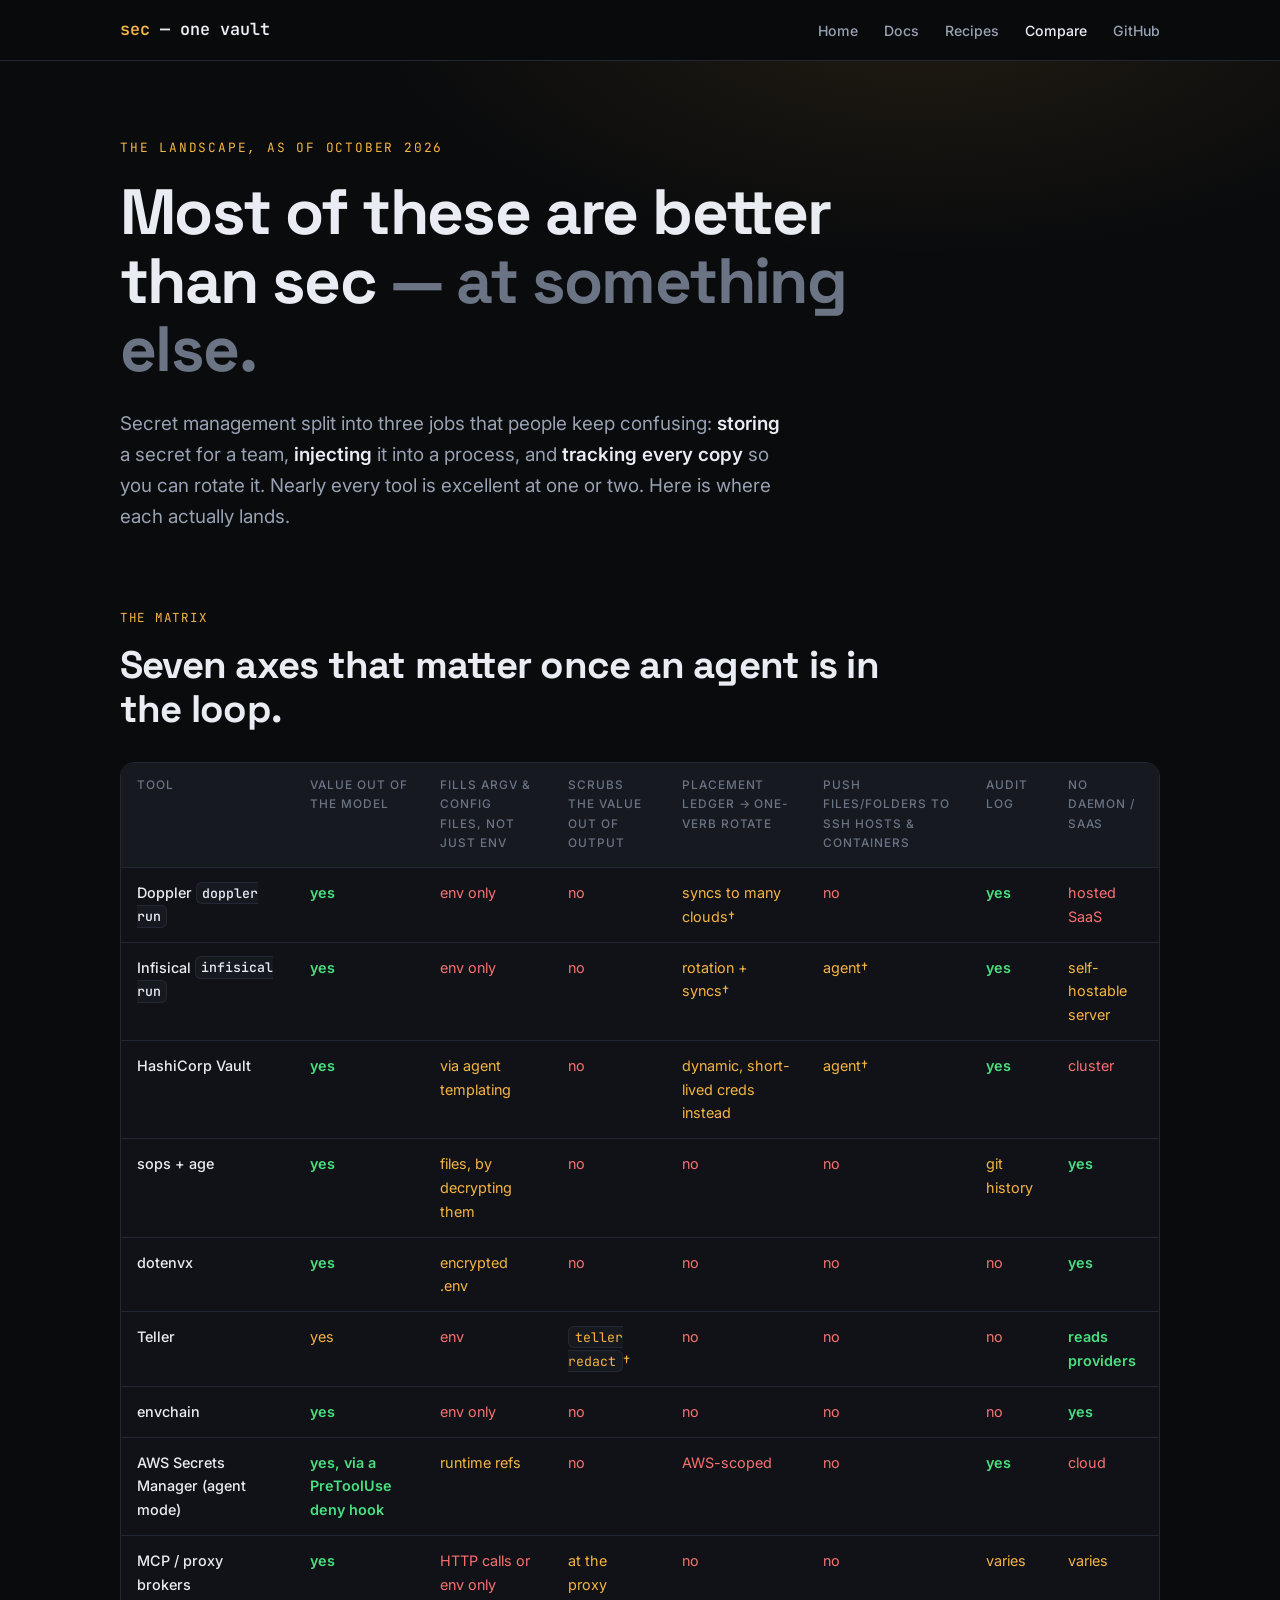
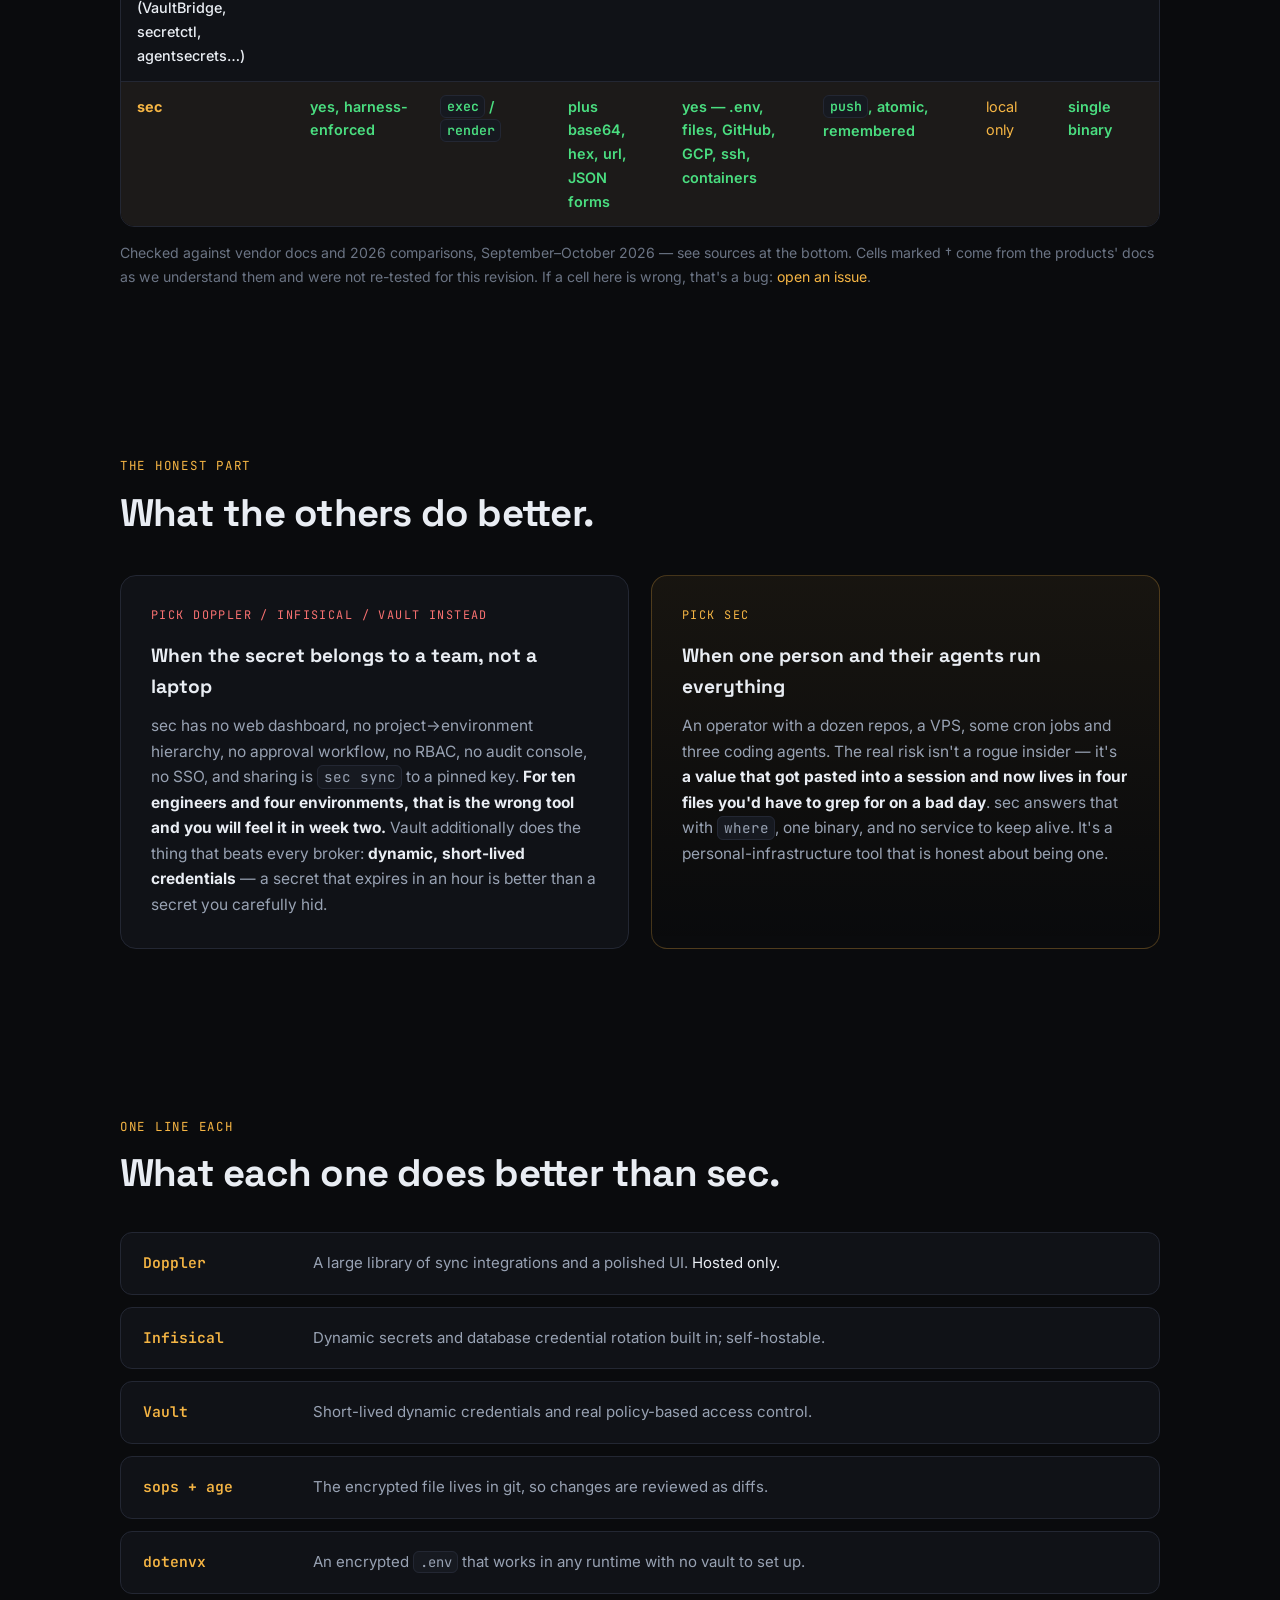
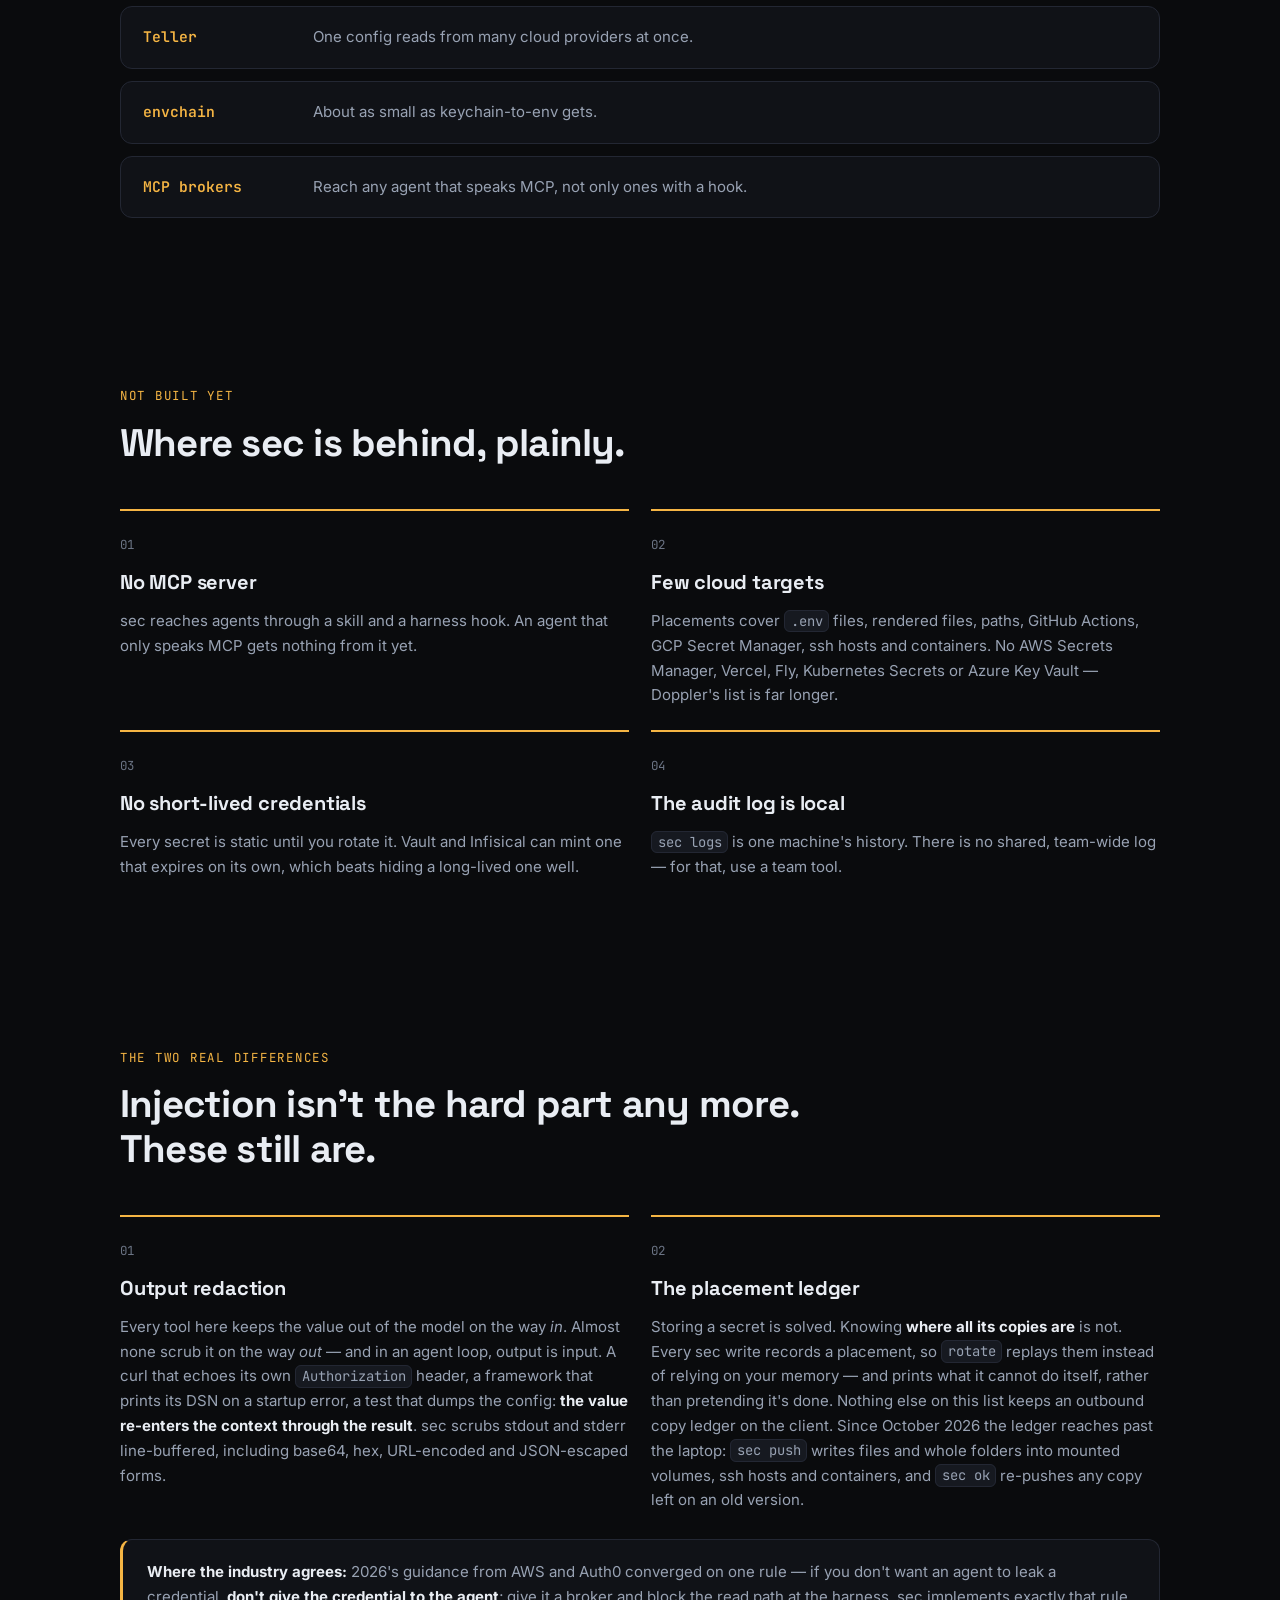
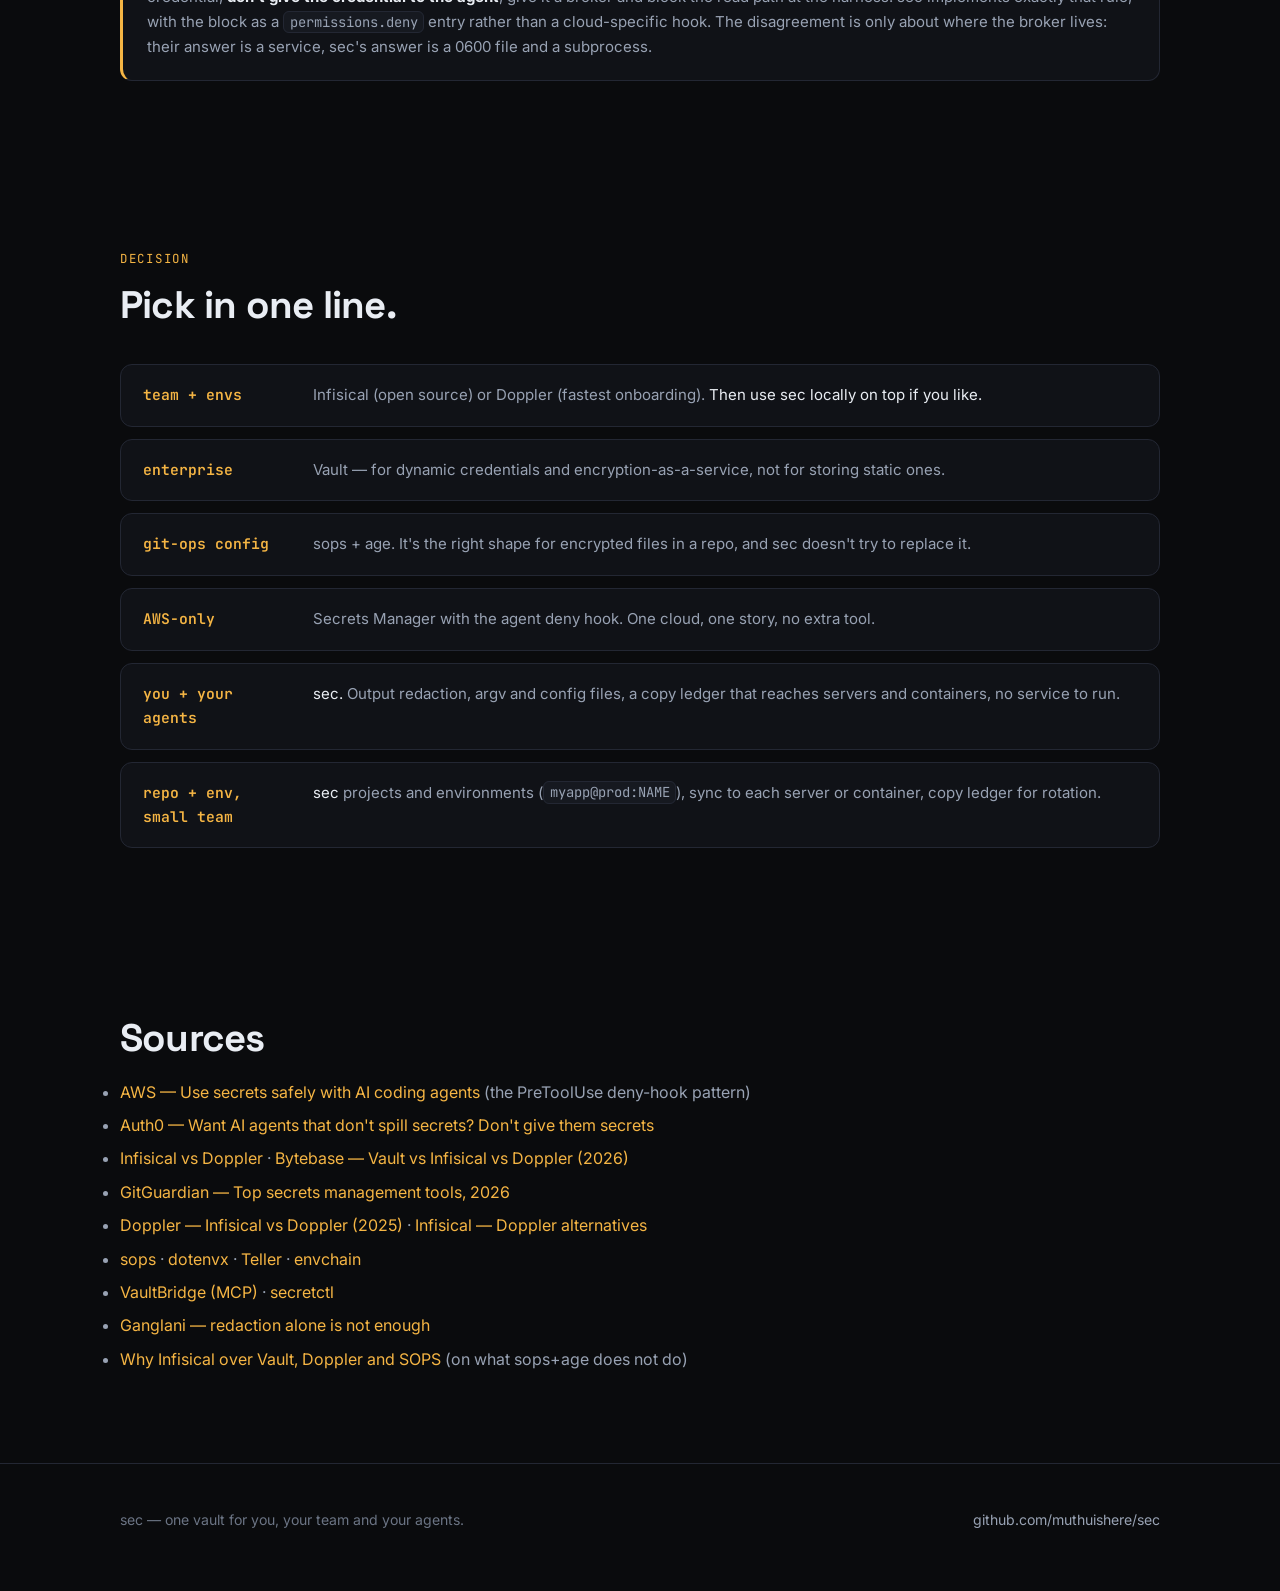
<file: site/compare.html>
<!DOCTYPE html>
<html lang="en">
<head>
<meta charset="utf-8">
<meta name="viewport" content="width=device-width, initial-scale=1">
<title>sec vs Doppler, Infisical, sops+age, HashiCorp Vault, dotenvx — an honest comparison</title>
<meta name="description" content="Where sec fits among 2026's secret managers: what Doppler, Infisical, Vault and others genuinely do better, what only a placement ledger gives you, and which tool to pick for which job.">
<link rel="preconnect" href="https://fonts.googleapis.com">
<link rel="preconnect" href="https://fonts.gstatic.com" crossorigin>
<link href="https://fonts.googleapis.com/css2?family=Space+Grotesk:wght@400;500;700&family=Inter:wght@400;500;600&family=JetBrains+Mono:wght@400;600&display=swap" rel="stylesheet">
<link rel="stylesheet" href="style.css">
</head>
<body>

<nav>
  <div class="wrap">
    <a class="logo" href="./"><em>sec</em> —&nbsp;one vault</a>
    <ul>
      <li><a href="./">Home</a></li>
      <li><a href="docs.html">Docs</a></li>
      <li><a href="recipes.html">Recipes</a></li>
      <li><a href="compare.html" aria-current="page">Compare</a></li>
      <li><a href="https://github.com/muthuishere/sec">GitHub</a></li>
    </ul>
  </div>
</nav>

<header class="hero">
  <div class="wrap">
    <div class="kicker">the landscape, as of October 2026</div>
    <h1>Most of these are better than sec<span class="ghost"> — at something else.</span></h1>
    <p class="lede">Secret management split into three jobs that people keep confusing: <b>storing</b> a
    secret for a team, <b>injecting</b> it into a process, and <b>tracking every copy</b> so you can
    rotate it. Nearly every tool is excellent at one or two. Here is where each actually lands.</p>
  </div>
</header>

<section style="padding-top:20px">
  <div class="wrap">
    <div class="sec-kicker">the matrix</div>
    <h2 class="sec">Seven axes that matter once an agent is in the loop.</h2>
    <div class="tablewrap">
      <table>
        <thead>
          <tr>
            <th>tool</th>
            <th>value out of the model</th>
            <th>fills argv &amp; config files, not just env</th>
            <th>scrubs the value out of output</th>
            <th>placement ledger → one-verb rotate</th>
            <th>push files/folders to ssh hosts &amp; containers</th>
            <th>audit log</th>
            <th>no daemon / SaaS</th>
          </tr>
        </thead>
        <tbody>
          <tr>
            <td>Doppler <code>doppler run</code></td>
            <td class="yes">yes</td><td class="no">env only</td><td class="no">no</td><td class="part">syncs to many clouds†</td><td class="no">no</td><td class="yes">yes</td><td class="no">hosted SaaS</td>
          </tr>
          <tr>
            <td>Infisical <code>infisical run</code></td>
            <td class="yes">yes</td><td class="no">env only</td><td class="no">no</td><td class="part">rotation + syncs†</td><td class="part">agent†</td><td class="yes">yes</td><td class="part">self-hostable server</td>
          </tr>
          <tr>
            <td>HashiCorp Vault</td>
            <td class="yes">yes</td><td class="part">via agent templating</td><td class="no">no</td><td class="part">dynamic, short-lived creds instead</td><td class="part">agent†</td><td class="yes">yes</td><td class="no">cluster</td>
          </tr>
          <tr>
            <td>sops + age</td>
            <td class="yes">yes</td><td class="part">files, by decrypting them</td><td class="no">no</td><td class="no">no</td><td class="no">no</td><td class="part">git history</td><td class="yes">yes</td>
          </tr>
          <tr>
            <td>dotenvx</td>
            <td class="yes">yes</td><td class="part">encrypted .env</td><td class="no">no</td><td class="no">no</td><td class="no">no</td><td class="no">no</td><td class="yes">yes</td>
          </tr>
          <tr>
            <td>Teller</td>
            <td class="part">yes</td><td class="no">env</td><td class="part"><code>teller redact</code>†</td><td class="no">no</td><td class="no">no</td><td class="no">no</td><td class="yes">reads providers</td>
          </tr>
          <tr>
            <td>envchain</td>
            <td class="yes">yes</td><td class="no">env only</td><td class="no">no</td><td class="no">no</td><td class="no">no</td><td class="no">no</td><td class="yes">yes</td>
          </tr>
          <tr>
            <td>AWS Secrets Manager (agent mode)</td>
            <td class="yes">yes, via a PreToolUse deny hook</td><td class="part">runtime refs</td><td class="no">no</td><td class="no">AWS-scoped</td><td class="no">no</td><td class="yes">yes</td><td class="no">cloud</td>
          </tr>
          <tr>
            <td>MCP / proxy brokers (VaultBridge, secretctl, agentsecrets…)</td>
            <td class="yes">yes</td><td class="no">HTTP calls or env only</td><td class="part">at the proxy</td><td class="no">no</td><td class="no">no</td><td class="part">varies</td><td class="part">varies</td>
          </tr>
          <tr class="us">
            <td>sec</td>
            <td class="yes">yes, harness-enforced</td><td class="yes"><code>exec</code> / <code>render</code></td><td class="yes">plus base64, hex, url, JSON forms</td><td class="yes">yes — .env, files, GitHub, GCP, ssh, containers</td><td class="yes"><code>push</code>, atomic, remembered</td><td class="part">local only</td><td class="yes">single binary</td>
          </tr>
        </tbody>
      </table>
    </div>
    <p class="cap">Checked against vendor docs and 2026 comparisons, September–October 2026 — see sources at
    the bottom. Cells marked † come from the products' docs as we understand them and were not re-tested
    for this revision. If a cell here is wrong, that's a bug: <a href="https://github.com/muthuishere/sec/issues">open an issue</a>.</p>
  </div>
</section>

<section>
  <div class="wrap">
    <div class="sec-kicker">the honest part</div>
    <h2 class="sec">What the others do better.</h2>
    <div class="duo">
      <div class="pane was">
        <span class="tag">pick Doppler / Infisical / Vault instead</span>
        <h3>When the secret belongs to a team, not a laptop</h3>
        <p>sec has no web dashboard, no project→environment hierarchy, no approval workflow, no RBAC,
        no audit console, no SSO, and sharing is <code>sec sync</code> to a pinned key. <b>For ten engineers and four
        environments, that is the wrong tool and you will feel it in week two.</b> Vault additionally
        does the thing that beats every broker: <b>dynamic, short-lived credentials</b> — a secret that
        expires in an hour is better than a secret you carefully hid.</p>
      </div>
      <div class="pane now">
        <span class="tag">pick sec</span>
        <h3>When one person and their agents run everything</h3>
        <p>An operator with a dozen repos, a VPS, some cron jobs and three coding agents. The real risk
        isn't a rogue insider — it's <b>a value that got pasted into a session and now lives in four
        files you'd have to grep for on a bad day</b>. sec answers that with <code>where</code>, one
        binary, and no service to keep alive. It's a personal-infrastructure tool that is honest about
        being one.</p>
      </div>
    </div>
  </div>
</section>

<section>
  <div class="wrap">
    <div class="sec-kicker">one line each</div>
    <h2 class="sec">What each one does better than sec.</h2>
    <div class="verbs">
      <div class="verb"><b>Doppler</b><span>A large library of sync integrations and a polished UI. <em>Hosted only.</em></span></div>
      <div class="verb"><b>Infisical</b><span>Dynamic secrets and database credential rotation built in; self-hostable.</span></div>
      <div class="verb"><b>Vault</b><span>Short-lived dynamic credentials and real policy-based access control.</span></div>
      <div class="verb"><b>sops + age</b><span>The encrypted file lives in git, so changes are reviewed as diffs.</span></div>
      <div class="verb"><b>dotenvx</b><span>An encrypted <code>.env</code> that works in any runtime with no vault to set up.</span></div>
      <div class="verb"><b>Teller</b><span>One config reads from many cloud providers at once.</span></div>
      <div class="verb"><b>envchain</b><span>About as small as keychain-to-env gets.</span></div>
      <div class="verb"><b>MCP brokers</b><span>Reach any agent that speaks MCP, not only ones with a hook.</span></div>
    </div>
  </div>
</section>

<section>
  <div class="wrap">
    <div class="sec-kicker">not built yet</div>
    <h2 class="sec">Where sec is behind, plainly.</h2>
    <div class="grid3" style="grid-template-columns:1fr 1fr">
      <div class="item">
        <div class="n">01</div>
        <h3>No MCP server</h3>
        <p>sec reaches agents through a skill and a harness hook. An agent
        that only speaks MCP gets nothing from it yet.</p>
      </div>
      <div class="item">
        <div class="n">02</div>
        <h3>Few cloud targets</h3>
        <p>Placements cover <code>.env</code> files, rendered files, paths, GitHub Actions, GCP Secret Manager,
        ssh hosts and containers. No AWS Secrets Manager, Vercel, Fly, Kubernetes Secrets or Azure Key Vault
        — Doppler's list is far longer.</p>
      </div>
      <div class="item">
        <div class="n">03</div>
        <h3>No short-lived credentials</h3>
        <p>Every secret is static until you rotate it. Vault and Infisical can mint one that expires on its
        own, which beats hiding a long-lived one well.</p>
      </div>
      <div class="item">
        <div class="n">04</div>
        <h3>The audit log is local</h3>
        <p><code>sec logs</code> is one machine's history. There is no shared, team-wide log — for that, use a
        team tool.</p>
      </div>
    </div>
  </div>
</section>

<section>
  <div class="wrap">
    <div class="sec-kicker">the two real differences</div>
    <h2 class="sec">Injection isn't the hard part any more. These still are.</h2>
    <div class="grid3" style="grid-template-columns:1fr 1fr">
      <div class="item">
        <div class="n">01</div>
        <h3>Output redaction</h3>
        <p>Every tool here keeps the value out of the model on the way <em>in</em>. Almost none scrub it
        on the way <em>out</em> — and in an agent loop, output is input. A curl that echoes its own
        <code>Authorization</code> header, a framework that prints its DSN on a startup error, a test
        that dumps the config: <b>the value re-enters the context through the result</b>. sec scrubs
        stdout and stderr line-buffered, including base64, hex, URL-encoded and JSON-escaped forms.</p>
      </div>
      <div class="item">
        <div class="n">02</div>
        <h3>The placement ledger</h3>
        <p>Storing a secret is solved. Knowing <b>where all its copies are</b> is not. Every sec write
        records a placement, so <code>rotate</code> replays them instead of relying on your memory —
        and prints what it cannot do itself, rather than pretending it's done. Nothing else on this
        list keeps an outbound copy ledger on the client. Since October 2026 the ledger reaches past the
        laptop: <code>sec push</code> writes files and whole folders into mounted volumes, ssh hosts and
        containers, and <code>sec ok</code> re-pushes any copy left on an old version.</p>
      </div>
    </div>
    <div class="note">
      <b>Where the industry agrees:</b> 2026's guidance from AWS and Auth0 converged on one
      rule — if you don't want an agent to leak a credential, <b>don't give the credential to the
      agent</b>; give it a broker and block the read path at the harness. sec implements exactly that
      rule, with the block as a <code>permissions.deny</code> entry rather than a cloud-specific hook.
      The disagreement is only about where the broker lives: their answer is a service, sec's answer is
      a 0600 file and a subprocess.
    </div>
  </div>
</section>

<section>
  <div class="wrap">
    <div class="sec-kicker">decision</div>
    <h2 class="sec">Pick in one line.</h2>
    <div class="verbs">
      <div class="verb"><b>team + envs</b><span>Infisical (open source) or Doppler (fastest onboarding). <em>Then use sec locally on top if you like.</em></span></div>
      <div class="verb"><b>enterprise</b><span>Vault — for dynamic credentials and encryption-as-a-service, not for storing static ones.</span></div>
      <div class="verb"><b>git-ops config</b><span>sops + age. It's the right shape for encrypted files in a repo, and sec doesn't try to replace it.</span></div>
      <div class="verb"><b>AWS-only</b><span>Secrets Manager with the agent deny hook. One cloud, one story, no extra tool.</span></div>
      <div class="verb"><b>you + your agents</b><span><em>sec.</em> Output redaction, argv and config files, a copy ledger that reaches servers and containers, no service to run.</span></div>
      <div class="verb"><b>repo + env, small team</b><span><em>sec</em> projects and environments (<code>myapp@prod:NAME</code>), sync to each server or container, copy ledger for rotation.</span></div>
    </div>
  </div>
</section>

<section>
  <div class="wrap">
    <h2 class="sec">Sources</h2>
    <ul class="doc" style="margin-top:18px;color:var(--muted)">
      <li><a href="https://docs.aws.amazon.com/secretsmanager/latest/userguide/retrieving-secrets-ai-agents.html">AWS — Use secrets safely with AI coding agents</a> (the PreToolUse deny-hook pattern)</li>
      <li><a href="https://auth0.com/blog/want-ai-agents-that-don-t-spill-secrets-don-t-give-them-secrets/">Auth0 — Want AI agents that don't spill secrets? Don't give them secrets</a></li>
      <li><a href="https://infisical.com/infisical-vs-doppler">Infisical vs Doppler</a> · <a href="https://www.bytebase.com/blog/best-secrets-manager-for-database-credentials/">Bytebase — Vault vs Infisical vs Doppler (2026)</a></li>
      <li><a href="https://blog.gitguardian.com/top-secrets-management-tools/">GitGuardian — Top secrets management tools, 2026</a></li>
      <li><a href="https://www.doppler.com/blog/infisical-doppler-secrets-management-comparison-2025">Doppler — Infisical vs Doppler (2025)</a> · <a href="https://infisical.com/blog/doppler-alternatives">Infisical — Doppler alternatives</a></li>
      <li><a href="https://github.com/getsops/sops">sops</a> · <a href="https://github.com/dotenvx/dotenvx">dotenvx</a> · <a href="https://github.com/tellerops/teller">Teller</a> · <a href="https://github.com/sorah/envchain">envchain</a></li>
      <li><a href="https://glama.ai/mcp/servers/ic9n4n1yar">VaultBridge (MCP)</a> · <a href="https://www.mdskills.ai/ko/skills/secretctl">secretctl</a></li>
      <li><a href="https://www.kunalganglani.com/blog/redact-secrets-ai-cli">Ganglani — redaction alone is not enough</a></li>
      <li><a href="https://eshlox.net/why-infisical-over-vault-doppler-sops">Why Infisical over Vault, Doppler and SOPS</a> (on what sops+age does not do)</li>
    </ul>
  </div>
</section>

<footer>
  <div class="wrap">
    <div>sec — one vault for you, your team and your agents.</div>
    <div><a href="https://github.com/muthuishere/sec">github.com/muthuishere/sec</a></div>
  </div>
</footer>

</body>
</html>
</file>
<file: site/style.css>
/* sec — shared stylesheet. Dark, monospace-forward, amber accent. */
:root{
  --bg:#0a0b0d; --bg2:#101217; --panel:#161920; --border:#232733; --border2:#323847;
  --text:#e9edf3; --muted:#98a2b3; --dim:#6b7484;
  --accent:#f5b544; --accent-dim:#4a3208; --contrast:#f87171; --good:#4ade80;
  --mono:"JetBrains Mono",ui-monospace,SFMono-Regular,Menlo,monospace;
  --sans:"Inter",-apple-system,BlinkMacSystemFont,sans-serif;
  --disp:"Space Grotesk","Inter",sans-serif;
}
*{box-sizing:border-box;margin:0;padding:0}
html{scroll-behavior:smooth}
body{background:var(--bg);color:var(--text);font-family:var(--sans);line-height:1.65;font-size:16px;-webkit-font-smoothing:antialiased}
.wrap{max-width:1120px;margin:0 auto;padding:0 40px}
a{color:var(--accent);text-decoration:none}
a:hover{text-decoration:underline}
code{font-family:var(--mono);font-size:.92em;background:var(--panel);border:1px solid var(--border);border-radius:6px;padding:.1em .4em}
pre{font-family:var(--mono);overflow-x:auto}
::selection{background:var(--accent-dim);color:#fff}

nav{position:sticky;top:0;z-index:50;background:rgba(10,11,13,.85);backdrop-filter:blur(12px);border-bottom:1px solid var(--border)}
nav .wrap{display:flex;align-items:center;justify-content:space-between;height:60px;gap:20px}
.logo{font-family:var(--mono);font-weight:600;font-size:1.05rem;color:var(--text)}
.logo em{color:var(--accent);font-style:normal}
nav ul{display:flex;gap:26px;list-style:none;flex-wrap:wrap}
nav ul a{color:var(--muted);font-size:.88rem;font-weight:500}
nav ul a:hover,nav ul a[aria-current]{color:var(--text);text-decoration:none}

.hero{padding:76px 0 56px;position:relative;overflow:hidden}
.hero::before{content:"";position:absolute;inset:0;background:radial-gradient(900px 420px at 72% -12%,rgba(245,181,68,.10),transparent 62%);pointer-events:none}
.kicker{font-family:var(--mono);font-size:.8rem;letter-spacing:.14em;text-transform:uppercase;color:var(--accent);margin-bottom:20px}
h1{font-family:var(--disp);font-weight:700;font-size:clamp(2.2rem,5.4vw,4rem);line-height:1.07;letter-spacing:-.025em;max-width:860px}
h1 .ghost{color:var(--dim)}
.lede{margin-top:24px;font-size:1.18rem;color:var(--muted);max-width:660px}
.lede b{color:var(--text);font-weight:600}
.cta{margin-top:34px;display:flex;gap:14px;flex-wrap:wrap;align-items:center}
.btn{display:inline-block;font-weight:600;font-size:.95rem;border-radius:10px;padding:13px 24px;transition:transform .15s ease}
.btn:hover{text-decoration:none;transform:translateY(-1px)}
.btn-primary{background:var(--accent);color:#2a1c00}
.btn-ghost{border:1px solid var(--border2);color:var(--text)}

section{padding:84px 0}
.sec-kicker{font-family:var(--mono);font-size:.78rem;letter-spacing:.14em;text-transform:uppercase;color:var(--accent);margin-bottom:14px}
h2.sec{font-family:var(--disp);font-size:clamp(1.6rem,3.4vw,2.4rem);font-weight:700;letter-spacing:-.02em;line-height:1.16;max-width:760px}
.sec-sub{margin-top:16px;color:var(--muted);font-size:1.04rem;max-width:660px}

/* terminal block */
.term{background:#07080a;border:1px solid var(--border);border-radius:12px;overflow:hidden;margin-top:26px}
.term .bar{display:flex;align-items:center;gap:8px;padding:10px 14px;border-bottom:1px solid var(--border);background:var(--panel)}
.term .bar i{width:10px;height:10px;border-radius:50%;background:#2c3240;display:block}
.term .bar span{font-family:var(--mono);font-size:.74rem;color:var(--dim);margin-left:8px}
.term pre{padding:18px 20px;font-size:.84rem;line-height:1.75;color:var(--muted)}
.term .p{color:var(--accent)}      /* prompt */
.term .c{color:var(--text)}        /* command */
.term .ok{color:var(--good)}
.term .warn{color:var(--accent)}
.term .bad{color:var(--contrast)}
.term .cm{color:var(--dim)}        /* comment */
.term .red{color:var(--contrast);font-weight:600}
.cap{margin-top:14px;font-size:.88rem;color:var(--dim)}

/* two panes */
.duo{display:grid;grid-template-columns:1fr 1fr;gap:22px;margin-top:40px}
.pane{border-radius:16px;padding:30px;border:1px solid var(--border)}
.pane.was{background:var(--bg2)}
.pane.now{background:linear-gradient(180deg,rgba(245,181,68,.06),transparent);border-color:rgba(245,181,68,.25)}
.pane .tag{font-family:var(--mono);font-size:.74rem;letter-spacing:.12em;text-transform:uppercase;margin-bottom:14px;display:block}
.pane.was .tag{color:var(--contrast)}
.pane.now .tag{color:var(--accent)}
.pane h3{font-family:var(--disp);font-size:1.2rem;margin-bottom:10px}
.pane p{color:var(--muted);font-size:.97rem}
.pane p b{color:var(--text)}
.pane pre{margin-top:16px;background:#07080a;border:1px solid var(--border);border-radius:10px;padding:14px 16px;font-size:.79rem;line-height:1.8;color:var(--dim)}

/* three-up */
.grid3{display:grid;grid-template-columns:repeat(3,1fr);gap:22px;margin-top:44px}
.item{border-top:2px solid var(--accent);padding-top:24px}
.item .n{font-family:var(--mono);color:var(--dim);font-size:.78rem;margin-bottom:10px}
.item h3{font-family:var(--disp);font-size:1.25rem;font-weight:700;margin-bottom:10px;letter-spacing:-.01em}
.item p{color:var(--muted);font-size:.94rem}
.item p b{color:var(--text)}

/* tables */
.tablewrap{overflow-x:auto;margin-top:30px;border:1px solid var(--border);border-radius:14px}
table{width:100%;border-collapse:collapse;font-size:.9rem;background:var(--bg2)}
th,td{padding:13px 16px;text-align:left;border-bottom:1px solid var(--border);vertical-align:top}
tr:last-child td{border-bottom:none}
th{color:var(--dim);font-weight:500;font-size:.74rem;text-transform:uppercase;letter-spacing:.08em;background:var(--panel)}
td{color:var(--muted)}
td:first-child{color:var(--text);font-weight:500}
tr.us td{background:rgba(245,181,68,.05)}
tr.us td:first-child{color:var(--accent);font-weight:700}
.yes{color:var(--good);font-weight:600}
.no{color:var(--contrast)}
.part{color:var(--accent)}

/* verb list */
.verbs{margin-top:36px;display:grid;gap:12px}
.verb{background:var(--bg2);border:1px solid var(--border);border-radius:12px;padding:18px 22px;display:grid;grid-template-columns:150px 1fr;gap:20px;align-items:baseline}
.verb b{font-family:var(--mono);color:var(--accent);font-size:.92rem;font-weight:600}
.verb span{color:var(--muted);font-size:.94rem}
.verb span em{font-style:normal;color:var(--text)}

.note{margin-top:26px;border:1px solid var(--border);border-left:3px solid var(--accent);border-radius:12px;padding:20px 24px;font-size:.94rem;color:var(--muted);background:var(--bg2)}
.note b{color:var(--text)}
.note.warnbox{border-left-color:var(--contrast)}

footer{border-top:1px solid var(--border);padding:44px 0 60px;color:var(--dim);font-size:.88rem}
footer .wrap{display:flex;justify-content:space-between;gap:20px;flex-wrap:wrap}
footer a{color:var(--muted)}

/* docs layout */
.doc h2{font-family:var(--disp);font-size:1.7rem;margin:52px 0 6px;letter-spacing:-.02em;scroll-margin-top:80px}
.doc h3{font-family:var(--mono);font-size:1.05rem;color:var(--accent);margin:34px 0 8px;scroll-margin-top:80px}
.doc p{color:var(--muted);margin-top:12px;max-width:760px}
.doc ul{margin:14px 0 0 20px;color:var(--muted)}
.doc li{margin:7px 0}
.doc pre.block{background:#07080a;border:1px solid var(--border);border-radius:10px;padding:16px 18px;font-size:.84rem;line-height:1.8;color:var(--muted);margin-top:16px}
.toc{background:var(--bg2);border:1px solid var(--border);border-radius:14px;padding:22px 26px;margin-top:30px}
.toc ul{list-style:none;margin:0;columns:2;column-gap:30px}
.toc li{margin:5px 0}
.toc a{font-family:var(--mono);font-size:.88rem}

@media (max-width:880px){
  .wrap{padding:0 22px}
  .duo,.grid3{grid-template-columns:1fr}
  .verb{grid-template-columns:1fr;gap:6px}
  .toc ul{columns:1}
  nav ul{gap:16px}
  section{padding:60px 0}
}

/* index */
.install{margin-top:30px;max-width:900px}
.itabs{display:flex;gap:6px}
.itab{font-family:var(--mono);font-size:.8rem;background:var(--panel);color:var(--muted);border:1px solid var(--border);border-bottom:none;border-radius:8px 8px 0 0;padding:8px 14px;cursor:pointer}
.itab.on{color:var(--accent);background:#07080a}
.install .ipanel{margin-top:0;border-top-left-radius:0;position:relative}
.install .ipanel pre{white-space:pre-wrap;word-break:break-all;padding-right:70px}
.install .copy{position:absolute;top:10px;right:10px;font-family:var(--mono);font-size:.75rem;background:var(--panel);color:var(--muted);border:1px solid var(--border2);border-radius:6px;padding:4px 10px;cursor:pointer}
.install .copy:hover{color:var(--accent)}
.inote{color:var(--muted);font-size:.92rem;margin-top:12px;max-width:760px}

/* docs */
.docs-toc{display:grid;grid-template-columns:repeat(auto-fill,minmax(260px,1fr));gap:14px 26px}
.docs-toc .toc-group{font-size:.84rem;line-height:1.9}
.docs-toc .toc-group b{display:block}
.docs-toc .toc-group b a{font-family:var(--disp);font-size:.98rem;color:var(--text)}
.docs-toc .toc-group a{margin-right:10px}
.docs-table{width:100%;border-collapse:collapse;margin-top:16px;font-size:.88rem;display:block;overflow-x:auto}
.docs-table th,.docs-table td{text-align:left;padding:9px 12px;border-bottom:1px solid var(--border);color:var(--muted);vertical-align:top}
.docs-table th{color:var(--text);font-weight:600}
.doc pre.block{overflow-x:auto}
.pane{min-width:0}
.pane pre{overflow-x:auto}
.doc p code,.doc li code{overflow-wrap:anywhere}
</file>
